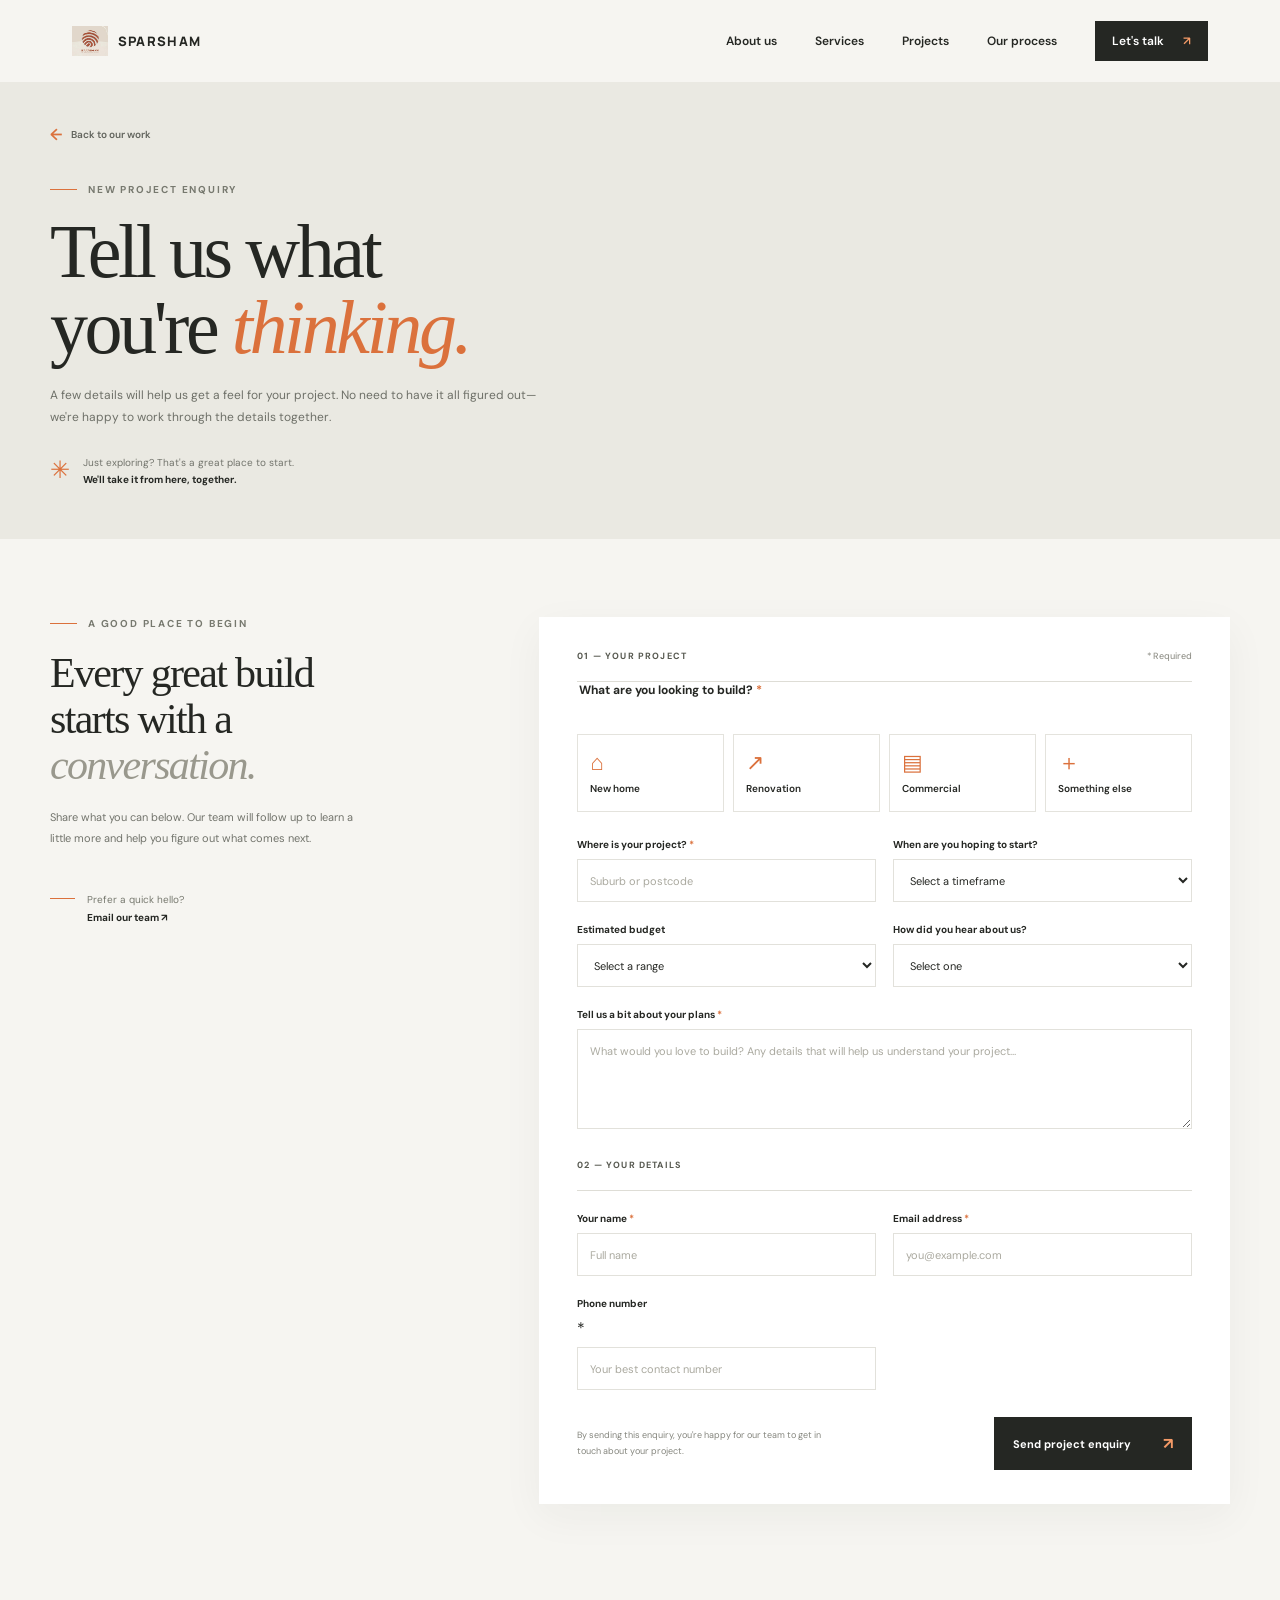
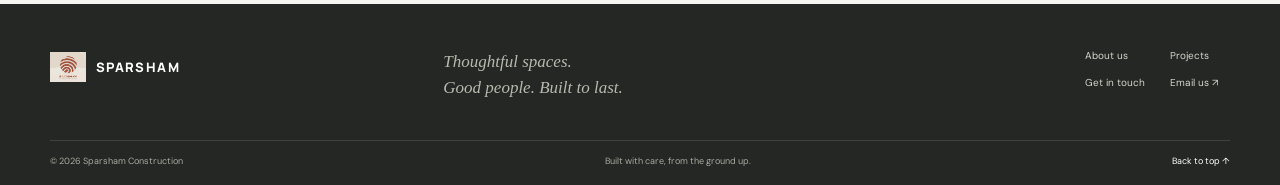
<file: quote.html>
<!doctype html>
<html lang="en">
<head>
  <link rel="icon" type="image/png" href="newlogo.jpg">
  <meta charset="utf-8">
  <meta name="viewport" content="width=device-width, initial-scale=1">
  <meta name="theme-color" content="#f6f5f1">
  <meta name="description" content="Tell Sparsham Construction about your building project and what you have in mind.">
  <title>Start Your Project — Sparsham Construction</title>
  <link rel="preconnect" href="https://fonts.googleapis.com">
  <link rel="preconnect" href="https://fonts.gstatic.com" crossorigin>
  <link href="https://fonts.googleapis.com/css2?family=DM+Sans:wght@400;500;600;700&family=Manrope:wght@400;500;600;700;800&display=swap" rel="stylesheet">
  <link rel="stylesheet" href="style.css">
  <script src="script.js" defer></script>
</head>
<body class="inquiry-page">
  <header class="site-header" id="top">
    <a class="brand" href="index.html" aria-label="Sparsham home">
      <span class="brand-mark" aria-hidden="true"><img src="newlogo.jpg" alt="" class="brand-image"></span>
      <span class="brand-name">SPARSHAM</span>
    </a>
    <button class="menu-toggle" type="button" aria-label="Open navigation" aria-expanded="false" aria-controls="main-nav"><span></span><span></span></button>
    <nav class="main-nav" id="main-nav" aria-label="Main navigation">
      <a href="about.html">About us</a><a href="index.html#services">Services</a><a href="index.html#projects">Projects</a><a href="index.html#process">Our process</a><a class="nav-cta" href="index.html#contact">Let's talk <span aria-hidden="true">↗</span></a>
    </nav>
  </header>
  <main>
    <section class="inquiry-hero"><div class="wrap inquiry-hero-inner"><a class="back-link" href="index.html#projects"><span aria-hidden="true">←</span> Back to our work</a><p class="eyebrow"><span></span> New project enquiry</p><h1>Tell us what<br>you're <em>thinking.</em></h1><p class="inquiry-lead">A few details will help us get a feel for your project. No need to have it all figured out—we're happy to work through the details together.</p><div class="inquiry-note"><span class="note-icon">✳</span><span>Just exploring? That's a great place to start.<br><strong>We'll take it from here, together.</strong></span></div></div></section>
    <section class="inquiry-section"><div class="wrap inquiry-layout"><aside class="form-aside"><p class="eyebrow"><span></span> A good place to begin</p><h2>Every great build<br>starts with a<br><em>conversation.</em></h2><p>Share what you can below. Our team will follow up to learn a little more and help you figure out what comes next.</p><div class="aside-contact"><span class="aside-rule"></span><span>Prefer a quick hello?<br><a href="mailto:hello@northlineconstruction.com">Email our team ↗</a></span></div></aside>
      <form class="project-form" id="project-form">
        <div class="form-heading"><span>01 — YOUR PROJECT</span><span class="required-note">* Required</span></div>
        <fieldset><legend>What are you looking to build? <span>*</span></legend><div class="project-types">
          <label class="type-option"><input type="radio" name="projectType" value="New home" required><span class="type-icon">⌂</span><span>New home</span></label>
          <label class="type-option"><input type="radio" name="projectType" value="Renovation"><span class="type-icon">↗</span><span>Renovation</span></label>
          <label class="type-option"><input type="radio" name="projectType" value="Commercial"><span class="type-icon">▤</span><span>Commercial</span></label>
          <label class="type-option"><input type="radio" name="projectType" value="Other"><span class="type-icon">＋</span><span>Something else</span></label>
        </div></fieldset>
        <div class="form-grid">
          <label class="field"><span>Where is your project? <b>*</b></span><input type="text" name="location" placeholder="Suburb or postcode" autocomplete="address-level2" required></label>
          <label class="field"><span>When are you hoping to start?</span><select name="timeline"><option value="" selected disabled>Select a timeframe</option><option>As soon as possible</option><option>Within 3–6 months</option><option>Within 6–12 months</option><option>More than 12 months away</option><option>Just exploring</option></select></label>
          <label class="field"><span>Estimated budget</span><select name="budget"><option value="" selected disabled>Select a range</option><option>Under $100,000</option><option>$100,000 – $300,000</option><option>$300,000 – $600,000</option><option>$600,000 – $1,000,000</option><option>$1,000,000+</option><option>Not sure yet</option></select></label>
          <label class="field"><span>How did you hear about us?</span><select name="referral"><option value="" selected disabled>Select one</option><option>Friend or family</option><option>Google search</option><option>Social media</option><option>Past project</option><option>Other</option></select></label>
          <label class="field field-full"><span>Tell us a bit about your plans <b>*</b></span><textarea name="details" rows="4" placeholder="What would you love to build? Any details that will help us understand your project…" required></textarea></label>
        </div>
        <div class="form-heading contact-heading"><span>02 — YOUR DETAILS</span></div>
        <div class="form-grid">
          <label class="field"><span>Your name <b>*</b></span><input type="text" name="name" placeholder="Full name" autocomplete="name" required></label>
          <label class="field"><span>Email address <b>*</b></span><input type="email" name="email" placeholder="you@example.com" autocomplete="email" required></label>
          <label class="field"><span>Phone number</span>*<input type="tel" name="phone" placeholder="Your best contact number" autocomplete="tel"></label>
        </div>
        <div class="submit-row"><p>By sending this enquiry, you're happy for our team to get in touch about your project.</p><button class="button button-dark" type="submit">Send project enquiry <span aria-hidden="true">↗</span></button></div>
        <p class="form-status" id="form-status" role="status" aria-live="polite"></p>
      </form>
    </div></section>
  </main>
  <footer class="site-footer"><div class="wrap footer-main"><a class="brand footer-brand" href="index.html" aria-label="Sparsham home"><span class="brand-mark"><img src="newlogo.jpg" alt="" class="brand-image"></span><span class="brand-name">SPARSHAM</span></a><p>Thoughtful spaces.<br>Good people. Built to last.</p><div class="footer-links"><a href="about.html">About us</a><a href="index.html#projects">Projects</a><a href="index.html#contact">Get in touch</a><a href="mailto:hello@northlineconstruction.com">Email us ↗</a></div></div><div class="wrap footer-bottom"><span>© <span id="year">2026</span> Sparsham Construction</span><span>Built with care, from the ground up.</span><a href="#top">Back to top ↑</a></div></footer>
</body>
</html>
</file>
<file: style.css>
:root{--paper:#f6f5f1;--ink:#252723;--muted:#72746c;--orange:#db713c;--line:#deddd6;--serif:Georgia,'Times New Roman',serif;--sans:'DM Sans',Arial,sans-serif;--display:'Manrope','DM Sans',Arial,sans-serif}*{box-sizing:border-box}html{scroll-behavior:smooth;scroll-padding-top:86px}body{margin:0;background:var(--paper);color:var(--ink);font-family:var(--sans);-webkit-font-smoothing:antialiased}a{color:inherit;text-decoration:none}img{display:block;width:100%;height:100%;object-fit:cover}.wrap{width:min(1180px,calc(100% - 96px));margin-inline:auto}.site-header{height:82px;padding:0 5.6%;display:flex;align-items:center;justify-content:space-between;background:var(--paper);position:relative;z-index:10}.brand{display:inline-flex;align-items:center;gap:10px}.brand-mark{width:36px;height:36px;color:var(--orange)}.brand-mark svg{width:100%;height:100%}.brand-name{font-family:var(--display);font-size:13px;font-weight:800;letter-spacing:.105em;line-height:1.1}.brand-name span{display:block;margin-top:4px;font-size:8px;font-weight:600;letter-spacing:.24em}.main-nav{display:flex;align-items:center;gap:38px}.main-nav>a{font-size:12px;font-weight:600;transition:color .2s}.main-nav>a:hover,.footer-links a:hover{color:var(--orange)}.main-nav .nav-cta{padding:12px 17px;background:var(--ink);color:white}.nav-cta span{padding-left:16px;color:#f49a67}.menu-toggle{display:none}.hero{height:min(680px,calc(100svh - 82px));min-height:560px;position:relative;color:white;overflow:hidden;background:#504b43}.hero-image,.hero-shade,.contact-image,.contact-shade{position:absolute;inset:0}.hero-image{background:url('https://images.unsplash.com/photo-1600607687939-ce8a6c25118c?auto=format&fit=crop&w=2200&q=90') center 56%/cover;animation:hero-arrive 1s ease-out both}.hero-shade{background:linear-gradient(90deg,rgba(22,25,22,.69) 0%,rgba(22,25,22,.42) 48%,rgba(22,25,22,.04) 100%),linear-gradient(0deg,rgba(15,16,14,.34),transparent 27%)}.hero-content{position:relative;padding-top:132px;z-index:1}.eyebrow{font-size:10px;letter-spacing:.18em;text-transform:uppercase;font-weight:700;color:#77796f;display:flex;align-items:center;gap:11px;margin:0 0 24px}.eyebrow>span{display:inline-block;width:27px;height:1px;background:var(--orange)}.eyebrow.light{color:#f4eee7}.hero h1,.contact h2{font:500 clamp(60px,8vw,102px)/.98 var(--serif);letter-spacing:-.045em;margin:0}.hero h1 em,.contact h2 em{color:#ed986a;font-weight:400}.hero-copy{max-width:430px;font-size:14px;line-height:1.8;color:rgba(255,255,255,.83);margin:25px 0 29px}.hero-actions{display:flex;align-items:center;gap:28px}.button{display:inline-flex;align-items:center;justify-content:center;gap:32px;padding:16px 19px;font-weight:700;font-size:11px;transition:transform .2s,background .2s}.button:hover{transform:translateY(-2px)}.button-orange{background:var(--orange);color:white}.button-orange:hover{background:#c85f2d}.button span{font-size:16px}.text-link{display:inline-flex;gap:20px;align-items:center;font-size:11px;font-weight:700;border-bottom:1px solid #aaa99f;padding:0 0 8px}.text-link span{font-size:15px}.light-link{color:white;border-color:rgba(255,255,255,.42)}.hero-caption{position:absolute;left:5.6%;bottom:34px;display:flex;gap:12px;align-items:center;font-weight:700;font-size:9px;letter-spacing:.13em}.caption-line{width:30px;height:1px;background:var(--orange)}.hero-caption small{display:block;margin-top:5px;color:#d2d0c8;font-size:8px;font-weight:500}.hero-counter{position:absolute;right:5.6%;bottom:35px;font-size:10px;color:rgba(255,255,255,.65)}.hero-counter strong{color:white;font-size:15px;margin-right:6px}.section-pad{padding:112px 0}.intro-grid{display:grid;grid-template-columns:1fr 2fr 1.35fr;gap:48px;align-items:start}.intro-label{padding-top:11px}.vertical-note{display:block;writing-mode:vertical-rl;transform:rotate(180deg);font-size:8px;letter-spacing:.2em;color:#99988e;margin-top:108px}.intro-copy h2,.section-heading h2,.process-title h2{font:500 clamp(38px,5vw,57px)/1.08 var(--serif);letter-spacing:-.04em;margin:0 0 25px}.intro-copy h2 span,.section-heading h2 span,.process-title h2 span{color:#99988d;font-style:italic}.intro-copy>p,.section-heading>p,.process-title>p{font-size:13px;line-height:1.9;color:var(--muted);max-width:445px}.intro-copy .text-link{margin-top:17px}.intro-image{height:360px;position:relative;margin-top:25px}.image-note{position:absolute;bottom:0;right:0;background:var(--paper);font-size:8px;font-weight:700;letter-spacing:.17em;padding:13px 15px}.stats-band{background:#eae9e2;padding:33px 0}.stats-grid{display:grid;grid-template-columns:repeat(3,1fr) 1.25fr;align-items:center}.stats-grid>div{display:flex;flex-direction:column;gap:5px;border-right:1px solid #d3d2ca;padding-left:8px}.stats-grid>div strong{font:500 38px/1 var(--serif)}.stats-grid>div strong span{color:var(--orange);font-size:25px}.stats-grid>div>span{font-size:10px;color:var(--muted)}.stats-grid>p{margin:0;padding-left:32px;font:italic 19px/1.25 var(--serif);color:#78796e}.services{background:#f1f0eb}.section-heading{display:flex;justify-content:space-between;align-items:end;gap:40px;margin-bottom:49px}.section-heading .eyebrow{margin-bottom:20px}.section-heading h2{margin-bottom:0}.section-heading>p{max-width:325px;margin:0 0 7px}.service-grid{display:grid;grid-template-columns:repeat(3,1fr);border-top:1px solid var(--line);border-bottom:1px solid var(--line)}.service-card{position:relative;min-height:286px;padding:27px 30px 29px;border-right:1px solid var(--line);transition:background .25s}.service-card:first-child{padding-left:5px}.service-card:last-child{border-right:0}.service-card:hover{background:#e9e8e0}.service-number{font-size:9px;color:#99998e;letter-spacing:.13em}.service-icon{width:44px;height:44px;margin:23px 0 16px;color:var(--orange)}.service-icon svg{width:100%;height:100%}.service-card h3{font:500 21px var(--serif);margin:0 0 10px}.service-card p{font-size:11px;line-height:1.8;color:var(--muted);max-width:270px;margin:0}.service-card>a{position:absolute;right:27px;bottom:25px;color:var(--orange);font-size:19px}.projects{padding-bottom:120px}.projects-heading{align-items:end}.projects-heading .text-link{margin-bottom:8px}.project-grid{display:grid;grid-template-columns:1.18fr .82fr;gap:22px}.project-card{height:350px;position:relative;overflow:hidden;background:#dedbd3}.project-card:nth-child(2),.project-card:nth-child(3){height:285px}.project-card img{transition:transform .7s cubic-bezier(.2,.7,.2,1)}.project-card:hover img{transform:scale(1.04)}.project-overlay{position:absolute;inset:30% 0 0;background:linear-gradient(0deg,rgba(16,18,16,.72),transparent)}.project-info{position:absolute;left:25px;right:24px;bottom:22px;color:white}.project-info small{display:block;color:rgba(255,255,255,.75);font-size:8px;letter-spacing:.17em;margin-bottom:7px}.project-info strong{font:500 24px var(--serif)}.project-arrow{float:right;font-size:17px}.quote-band{background:#2d302b;color:white;padding:66px 0 58px}.quote-inner{position:relative}.quote-mark{font:76px/.7 var(--serif);color:var(--orange)}blockquote{font:italic 31px/1.35 var(--serif);max-width:730px;margin:0 0 25px}.quote-credit{display:flex;align-items:center;gap:12px;font-size:9px;font-weight:700;letter-spacing:.14em}.credit-rule{width:26px;height:1px;background:var(--orange)}.quote-credit small{display:block;font-size:8px;color:#a8aaa1;margin-top:5px;font-weight:500}.quote-dots{position:absolute;right:0;bottom:15px;color:var(--orange);font-size:9px}.process-grid{display:grid;grid-template-columns:1fr 1fr;gap:100px}.process-title h2{font-size:49px}.process-title>p{max-width:360px;margin:0 0 22px}.button-dark{background:var(--ink);color:white}.button-dark span{color:#f49a67}.process-steps{padding-top:11px}.process-steps article{display:grid;grid-template-columns:53px 1fr;gap:20px;padding:24px 0;border-bottom:1px solid var(--line)}.process-steps article:first-child{border-top:1px solid var(--line)}.process-steps article>span{font:italic 17px var(--serif);color:var(--orange)}.process-steps h3{font:500 20px var(--serif);margin:0 0 9px}.process-steps p{max-width:365px;color:var(--muted);font-size:11px;line-height:1.8;margin:0}.contact{min-height:425px;position:relative;display:flex;align-items:center;color:white;overflow:hidden;background:#4f4c45}.contact-image{background:url('https://images.unsplash.com/photo-1600566753190-17f0baa2a6c3?auto=format&fit=crop&w=2200&q=85') center 54%/cover}.contact-shade{background:linear-gradient(90deg,rgba(20,23,20,.76),rgba(20,23,20,.27))}.contact-inner{position:relative;padding-top:64px;padding-bottom:64px}.contact h2{font-size:72px}.contact-inner>p:not(.eyebrow){font-size:12px;color:rgba(255,255,255,.78);margin:17px 0 23px}.contact .button{font-size:10px}.site-footer{background:#242723;color:white}.footer-main{padding:45px 0 40px;display:grid;grid-template-columns:1fr 1fr 1fr;align-items:start}.footer-brand .brand-name{color:white}.footer-main>p{margin:0;font:italic 17px/1.5 var(--serif);color:#b8b8af}.footer-links{display:grid;grid-template-columns:1fr 1fr;gap:14px 25px;justify-self:end}.footer-links a{font-size:10px;color:#d6d6ce;transition:color .2s}.footer-bottom{padding:14px 0 18px;border-top:1px solid #40423d;display:flex;justify-content:space-between;color:#a9aaa2;font-size:9px}.footer-bottom a{color:white}.reveal-ready .reveal{opacity:0;transform:translateY(18px);transition:opacity .65s ease,transform .65s ease}.reveal-ready .reveal.is-visible{opacity:1;transform:translateY(0)}@keyframes hero-arrive{from{transform:scale(1.035);opacity:.65}to{transform:scale(1);opacity:1}}
@media(max-width:900px){.wrap{width:min(100% - 56px,700px)}.site-header{height:72px;padding:0 28px}.main-nav{gap:21px}.main-nav>a{font-size:11px}.hero{height:630px;min-height:530px}.hero-content{padding-top:135px}.intro-grid{grid-template-columns:.72fr 1.5fr;gap:35px}.intro-image{grid-column:2;height:315px;margin-top:0}.intro-label{grid-row:1 / span 2}.vertical-note{margin-top:90px}.section-pad{padding:85px 0}.process-grid{gap:48px}.process-title h2{font-size:42px}.project-card{height:300px}.project-card:nth-child(2),.project-card:nth-child(3){height:250px}}
@media(max-width:650px){html{scroll-padding-top:68px}.wrap{width:calc(100% - 40px)}.site-header{height:68px;padding:0 20px}.brand-mark{width:31px;height:31px}.brand-name{font-size:12px}.menu-toggle{display:flex;width:40px;height:40px;background:none;border:0;flex-direction:column;justify-content:center;gap:6px;padding:8px;z-index:12}.menu-toggle span{height:1px;width:23px;background:var(--ink);transition:transform .2s}.menu-toggle[aria-expanded=true] span:first-child{transform:translateY(3.5px) rotate(45deg)}.menu-toggle[aria-expanded=true] span:last-child{transform:translateY(-3.5px) rotate(-45deg)}.main-nav{position:absolute;top:68px;left:0;right:0;display:flex;align-items:stretch;flex-direction:column;gap:0;padding:0 20px;background:var(--paper);max-height:0;overflow:hidden;transition:max-height .3s ease,padding .3s ease}.main-nav.is-open{max-height:340px;padding:8px 20px 22px;box-shadow:0 12px 18px #00000012}.main-nav>a{padding:14px 0;border-bottom:1px solid var(--line);font-size:13px}.main-nav .nav-cta{margin-top:12px;padding:13px 15px;border:0}.hero{height:calc(83svh - 68px);min-height:530px;max-height:700px}.hero-image{background-position:58% center}.hero-shade{background:linear-gradient(90deg,rgba(22,25,22,.68),rgba(22,25,22,.20)),linear-gradient(0deg,rgba(15,16,14,.28),transparent 35%)}.hero-content{padding-top:133px}.eyebrow{font-size:9px;margin-bottom:20px}.hero h1{font-size:68px}.hero-copy{font-size:13px;max-width:360px;margin:21px 0 24px}.hero-actions{gap:19px}.button{padding:15px 15px;gap:18px;font-size:10px}.hero-caption{left:20px;bottom:24px}.hero-counter{right:20px;bottom:26px}.section-pad{padding:69px 0}.intro-grid{grid-template-columns:1fr;gap:18px}.intro-label{grid-row:auto}.vertical-note{display:none}.intro-copy h2,.section-heading h2{font-size:43px}.intro-copy>p{font-size:12px}.intro-image{grid-column:auto;margin-top:14px;height:280px}.stats-band{padding:26px 0}.stats-grid{grid-template-columns:1fr 1fr;gap:22px 14px}.stats-grid>div{padding-left:5px}.stats-grid>div:nth-child(2){border:0}.stats-grid>p{padding-left:5px;font-size:17px}.stats-grid>div strong{font-size:33px}.section-heading{align-items:flex-start;flex-direction:column;gap:18px;margin-bottom:31px}.section-heading>p{font-size:12px}.service-grid{grid-template-columns:1fr}.service-card,.service-card:first-child{min-height:0;padding:22px 4px 24px;border-right:0;border-bottom:1px solid var(--line)}.service-card:last-child{border-bottom:0}.service-icon{width:37px;height:37px;margin:15px 0 12px}.service-card h3{font-size:20px}.service-card p{font-size:11px;padding-right:22px}.service-card>a{bottom:22px}.projects{padding-bottom:73px}.projects-heading{flex-direction:row;align-items:end}.projects-heading .text-link{margin-bottom:5px;white-space:nowrap;font-size:9px;gap:8px}.project-grid{grid-template-columns:1fr;gap:14px}.project-card,.project-card:nth-child(2),.project-card:nth-child(3){height:275px}.project-info{left:18px;bottom:17px}.project-info strong{font-size:22px}.quote-band{padding:50px 0}.quote-mark{font-size:63px}blockquote{font-size:25px}.quote-dots{bottom:0}.process-grid{grid-template-columns:1fr;gap:38px}.process-title h2{font-size:44px}.process-title>p{font-size:12px}.process-steps article{grid-template-columns:38px 1fr;gap:12px;padding:19px 0}.process-steps h3{font-size:19px}.contact{min-height:390px}.contact-image{background-position:58% center}.contact-inner{padding-top:60px;padding-bottom:60px}.contact h2{font-size:67px}.contact-inner>p:not(.eyebrow){max-width:280px;line-height:1.7}.contact .button{gap:16px;font-size:9px}.footer-main{grid-template-columns:1fr 1fr;gap:24px 15px;padding:34px 0}.footer-main>p{justify-self:end;font-size:15px}.footer-links{grid-column:1/-1;justify-self:stretch;padding-top:17px;border-top:1px solid #40423d}.footer-links a{font-size:10px}.footer-bottom{display:grid;grid-template-columns:1fr 1fr;gap:10px;font-size:8px}.footer-bottom span:nth-child(2){text-align:right}.footer-bottom a{grid-column:1/-1;padding-top:5px}}
@media(prefers-reduced-motion:reduce){*,*::before,*::after{scroll-behavior:auto!important;animation-duration:.01ms!important;animation-iteration-count:1!important;transition-duration:.01ms!important}}
.main-nav>a.active{color:var(--orange)}
.about-hero{height:min(570px,70svh);min-height:440px;position:relative;display:flex;align-items:center;overflow:hidden;background:#514e47;color:white}.about-hero>img{position:absolute;inset:0;width:100%;height:100%;object-fit:cover;object-position:center 56%}.about-hero-shade{position:absolute;inset:0;background:linear-gradient(90deg,rgba(20,23,20,.72),rgba(20,23,20,.21)),linear-gradient(0deg,rgba(15,16,14,.22),transparent 38%)}.about-hero-content{position:relative;padding-top:20px}.about-hero h1{font:500 clamp(58px,8vw,91px)/.99 var(--serif);letter-spacing:-.045em;margin:0}.about-hero h1 em,.about-cta h2 em{color:#ed986a;font-weight:400}.about-hero-content>p:last-child{font-size:13px;line-height:1.8;color:#efeee9;max-width:390px;margin:23px 0 0}.about-scroll{position:absolute;right:5.6%;bottom:33px;color:white;font-size:9px;letter-spacing:.16em;display:flex;gap:18px;align-items:center}.about-scroll span{font-size:17px;color:#ed986a}.about-story-grid{display:grid;grid-template-columns:.8fr 1.2fr 1fr;gap:40px;align-items:start}.story-aside{display:block;margin-top:95px;color:#96968c;font-size:8px;letter-spacing:.18em;writing-mode:vertical-rl;transform:rotate(180deg)}.story-copy h2,.values-heading h2{font:500 clamp(40px,5vw,56px)/1.08 var(--serif);letter-spacing:-.04em;margin:0 0 24px}.story-copy h2 em,.values-heading h2 em{font-weight:400;color:#99988d}.story-copy>p{font-size:12px;line-height:1.9;color:var(--muted);margin:0 0 15px}.story-copy .button{margin-top:11px}.story-image{height:400px;margin:8px 0 0;position:relative}.story-image figcaption{position:absolute;bottom:0;right:0;background:var(--paper);font-size:8px;font-weight:700;letter-spacing:.14em;padding:13px}.values-section{background:#eae9e2}.values-heading{display:flex;justify-content:space-between;align-items:end;margin-bottom:43px}.values-heading .eyebrow{align-self:start;margin-top:9px}.values-heading h2{margin:0}.values-grid{display:grid;grid-template-columns:repeat(3,1fr);border-top:1px solid #d4d3cb}.values-grid article{padding:24px 30px 8px 4px;border-right:1px solid #d4d3cb}.values-grid article+article{padding-left:30px}.values-grid article:last-child{border-right:0}.values-grid article>span{font:italic 16px var(--serif);color:var(--orange)}.values-grid h3{font:500 22px var(--serif);margin:19px 0 11px}.values-grid p{font-size:11px;line-height:1.9;color:var(--muted);max-width:270px;margin:0}.about-cta{background:#2d302b;color:white;padding:67px 0}.about-cta-inner{display:flex;align-items:end;justify-content:space-between;gap:30px}.about-cta h2{font:500 clamp(43px,6vw,65px)/1.04 var(--serif);letter-spacing:-.04em;margin:0}.about-cta .eyebrow{margin-bottom:17px}.about-cta .button{margin-bottom:5px}
@media(max-width:900px){.about-story-grid{grid-template-columns:.6fr 1.4fr;gap:28px}.story-image{grid-column:2;height:320px;margin-top:0}.values-grid article{padding-right:20px}.values-grid article+article{padding-left:20px}}
@media(max-width:650px){.about-hero{height:520px;min-height:0}.about-hero>img{object-position:57% center}.about-hero-content{padding-top:0}.about-hero h1{font-size:65px}.about-hero-content>p:last-child{font-size:12px;max-width:310px}.about-scroll{right:20px;bottom:24px}.about-story-grid{grid-template-columns:1fr;gap:16px}.story-aside{display:none}.story-copy h2,.values-heading h2{font-size:43px}.story-copy>p{font-size:12px}.story-image{grid-column:auto;height:285px;margin-top:6px}.values-heading{align-items:start;flex-direction:column;gap:6px;margin-bottom:25px}.values-heading .eyebrow{margin-top:0}.values-grid{grid-template-columns:1fr}.values-grid article,.values-grid article+article{padding:20px 4px;border-right:0;border-bottom:1px solid #d4d3cb}.values-grid article:last-child{border-bottom:0}.values-grid h3{margin:12px 0 7px;font-size:20px}.values-grid p{font-size:11px}.about-cta{padding:49px 0}.about-cta-inner{align-items:start;flex-direction:column;gap:23px}.about-cta h2{font-size:50px}}
.inquiry-hero{background:#eae9e2;padding:42px 0 48px}.inquiry-hero-inner{max-width:1180px}.back-link{display:inline-flex;gap:9px;align-items:center;font-size:10px;font-weight:600;color:#62645d;margin-bottom:38px}.back-link span{font-size:16px;color:var(--orange)}.inquiry-hero .eyebrow{margin-bottom:17px}.inquiry-hero h1{font:500 clamp(50px,6.3vw,76px)/1 var(--serif);letter-spacing:-.045em;margin:0}.inquiry-hero h1 em{color:var(--orange);font-weight:400}.inquiry-lead{max-width:490px;color:#6e7068;font-size:12px;line-height:1.85;margin:19px 0 0}.inquiry-note{display:flex;gap:13px;align-items:center;margin-top:22px;font-size:10px;line-height:1.7;color:#72746c}.note-icon{color:var(--orange);font-size:24px}.inquiry-note strong{color:var(--ink)}.inquiry-section{padding:78px 0 100px}.inquiry-layout{display:grid;grid-template-columns:.78fr 1.35fr;gap:90px;align-items:start}.form-aside{position:sticky;top:35px}.form-aside .eyebrow{margin-bottom:21px}.form-aside h2{font:500 42px/1.09 var(--serif);letter-spacing:-.04em;margin:0 0 19px}.form-aside h2 em{color:#99988d;font-weight:400}.form-aside>p:not(.eyebrow){max-width:310px;font-size:11px;line-height:1.9;color:var(--muted)}.aside-contact{display:flex;gap:12px;align-items:flex-start;margin-top:42px;color:#77796f;font-size:10px;line-height:1.8}.aside-rule{width:25px;height:1px;background:var(--orange);margin-top:7px}.aside-contact a{font-weight:700;color:var(--ink)}.project-form{background:#fff;padding:33px 38px 34px;box-shadow:0 12px 40px #2628210c}.form-heading{display:flex;justify-content:space-between;align-items:center;padding-bottom:19px;border-bottom:1px solid var(--line);font-size:9px;font-weight:700;letter-spacing:.13em;color:#575950}.required-note{font-size:9px;font-weight:500;letter-spacing:0;color:#93938b}.project-form fieldset{border:0;padding:22px 0 26px;margin:0}.project-form legend{font-size:12px;font-weight:700;margin-bottom:14px}.project-form legend span,.field b{color:var(--orange)}.project-types{display:grid;grid-template-columns:repeat(4,1fr);gap:9px}.type-option{position:relative;min-height:78px;border:1px solid #e4e3dd;display:flex;flex-direction:column;align-items:flex-start;justify-content:center;gap:8px;padding:12px;cursor:pointer;font-size:10px;font-weight:600;transition:border-color .2s,background .2s}.type-option:hover{border-color:#c9a58f}.type-option:has(input:checked){border-color:var(--orange);background:#fbf5f0}.type-option input{position:absolute;opacity:0;inset:0;width:100%;height:100%;cursor:pointer}.type-option input:focus-visible{outline:2px solid var(--orange);outline-offset:2px}.type-icon{font:22px/1 var(--serif);color:var(--orange)}.form-grid{display:grid;grid-template-columns:1fr 1fr;gap:21px 17px}.field{display:flex;flex-direction:column;gap:8px}.field>span{font-size:10px;font-weight:700}.field input,.field select,.field textarea{width:100%;border:1px solid #e2e1db;background:#fff;color:var(--ink);font:11px var(--sans);padding:13px 12px;border-radius:0;outline:none;transition:border-color .2s}.field input,.field select{height:43px}.field textarea{min-height:100px;resize:vertical;line-height:1.6}.field input:focus,.field select:focus,.field textarea:focus{border-color:var(--orange)}.field input::placeholder,.field textarea::placeholder{color:#aaa99f}.field select:invalid{color:#aaa99f}.field-full{grid-column:1/-1}.contact-heading{margin:30px 0 21px}.submit-row{display:flex;align-items:center;justify-content:space-between;gap:18px;margin-top:27px}.submit-row>p{max-width:250px;color:#85867e;font-size:9px;line-height:1.7;margin:0}.submit-row .button{border:0;cursor:pointer;font-family:var(--sans);white-space:nowrap}.form-status{min-height:0;color:#477047;font-size:11px;line-height:1.6;margin:0}.form-status:not(:empty){margin-top:17px;padding:12px;background:#eff5ed}.form-status.error{color:#9c412b;background:#fff1ec}
@media(max-width:900px){.inquiry-layout{grid-template-columns:.7fr 1.3fr;gap:35px}.project-form{padding:27px 24px}.form-aside h2{font-size:35px}.project-types{grid-template-columns:repeat(2,1fr)}}
@media(max-width:650px){.inquiry-hero{padding:28px 0 34px}.back-link{margin-bottom:29px}.inquiry-hero h1{font-size:58px}.inquiry-lead{font-size:11px}.inquiry-section{padding:46px 0 65px}.inquiry-layout{grid-template-columns:1fr;gap:30px}.form-aside{position:static}.form-aside h2{font-size:37px}.form-aside>p:not(.eyebrow){max-width:390px}.aside-contact{margin-top:20px}.project-form{padding:23px 17px}.project-form fieldset{padding:20px 0 22px}.project-types{gap:7px}.type-option{min-height:70px;padding:10px;font-size:9px}.form-grid{grid-template-columns:1fr;gap:17px}.field-full{grid-column:auto}.contact-heading{margin-top:25px}.submit-row{align-items:stretch;flex-direction:column}.submit-row>p{max-width:100%}.submit-row .button{align-self:flex-start}}
.brand-image {
  width: 36px;
  height: 36px;
  object-fit: contain;
}
</file>
